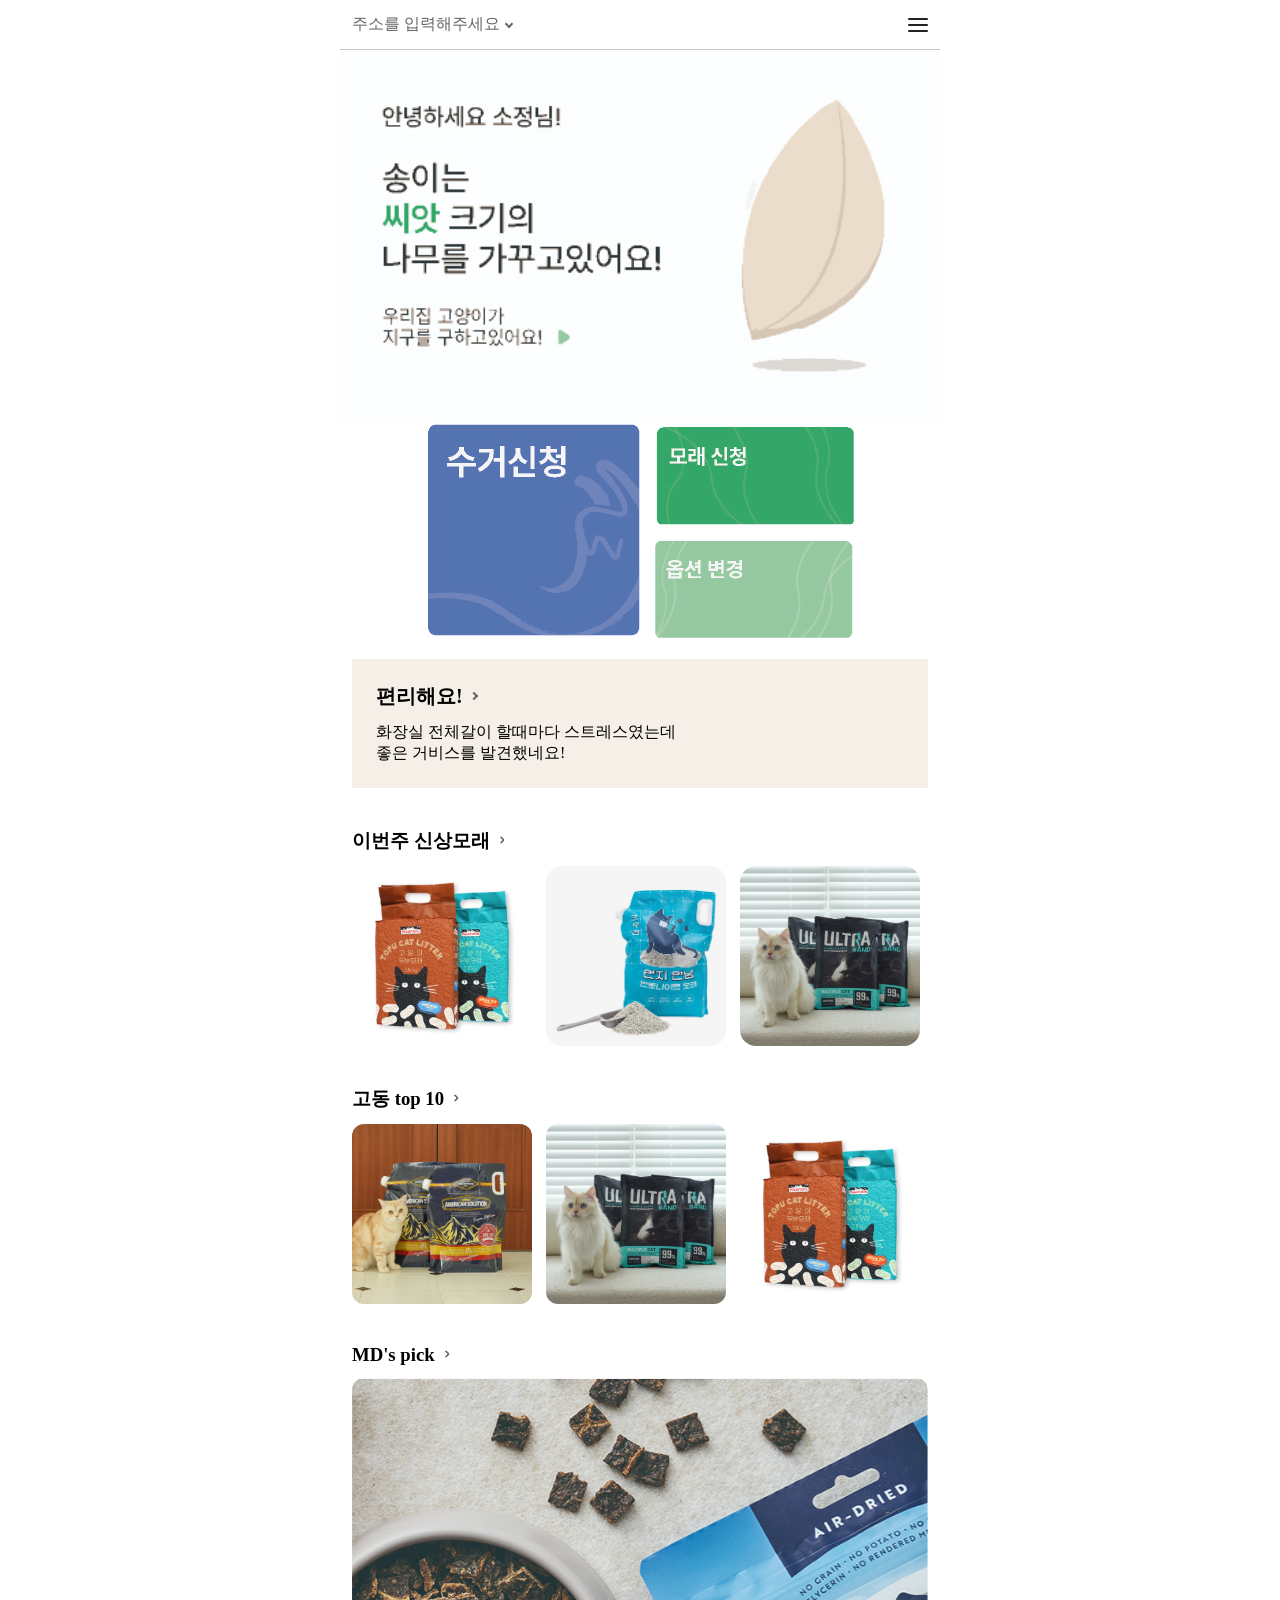
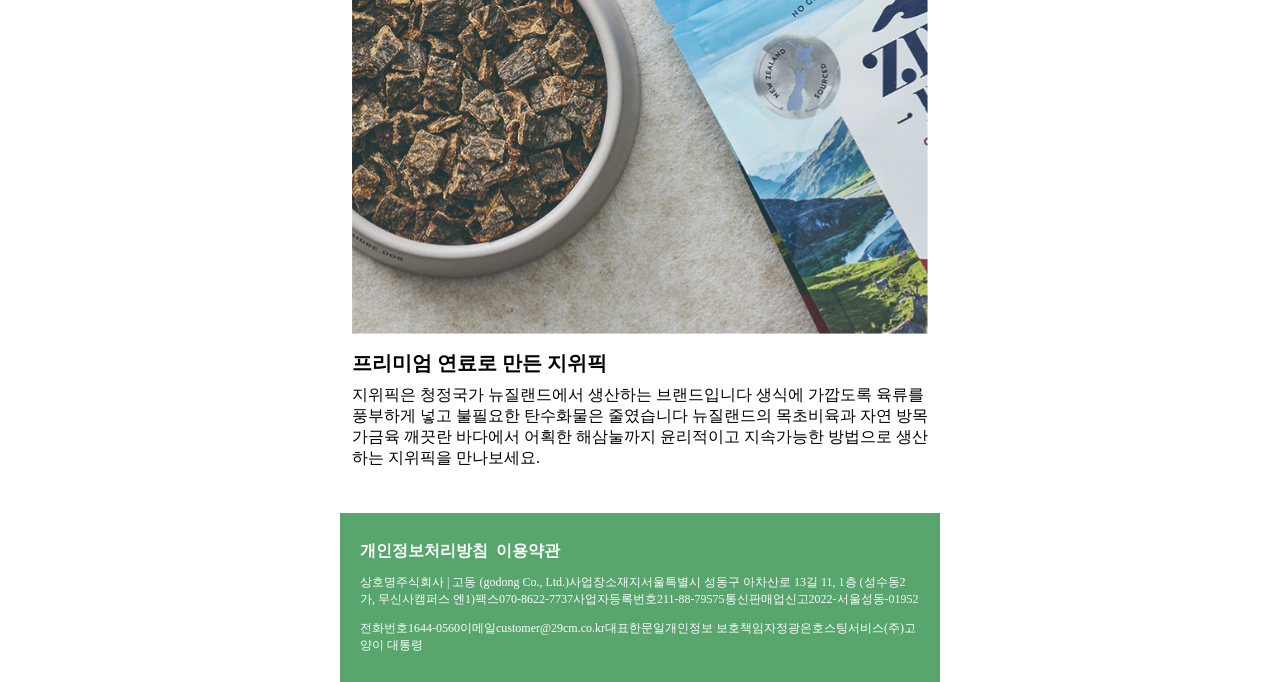
<file: index.html>
<!DOCTYPE html>
<html lang="en">
<head>
    <meta charset="UTF-8">
    <meta name="viewport" content="width=device-width, initial-scale=1.0">
    <title>Document</title>
    <link rel="stylesheet" href="/style/reaset.css">
    <link rel="stylesheet" href="/style/mobile.css">
    <link rel="stylesheet" href="https://cdn.jsdelivr.net/npm/swiper@11/swiper-bundle.min.css"/>
    <script src="https://cdn.jsdelivr.net/npm/swiper@11/swiper-bundle.min.js"></script>
</head>
<body>
    <div id="wrapper">
        <header>
            <div class="adress">
                <button>
                    <span>주소를 입력해주세요</span>
                </button>
            </div>
            
            <div class="nav-opn">
                <button>
                    <span>open</span>
                </button>
            </div>

        </header>
        <div class="bn">
            <a href="">
                <img src="/img/bn_1.jpg" alt="">
            </a>
        </div>
        <div class="tab">
            <div class="wrap">
                <button><img src="/img/btn-01.jpg" alt=""></button>
                <div class="inner">
                    <button><img src="/img/btn-02.jpg" alt=""></button>
                    <button><img src="/img/btn-03.jpg" alt=""></button>
                </div>
            </div>
        </div>
        <div class="revw">
            <div class="wrap">
                <p class="hd">편리해요!</p>
                <p class="text">화장실 전체갈이 할때마다 스트레스였는데<br>좋은 거비스를 발견했네요!</p>
            </div>
        </div>
        <div class="nr">
            <div class="wrap">
                <h3><a href="#">이번주 신상모래</a></h3>
                <div class="inner">
                    <div class="item"><a href=""><img src="/img/item01.jpg" alt=""></a></div>
                    <div class="item"><a href=""><img src="/img/item02.jpg" alt=""></a></div>
                    <div class="item"><a href=""><img src="/img/item03.jpg" alt=""></a></div>
                    <div class="item"><a href=""><img src="/img/item04.jpg" alt=""></a></div>
                </div>
            </div>            
        </div>
        <div class="top">
            <div class="wrap">
                <h3><a href="#">고동 top 10</a></h3>
                <div class="inner">
                    <div class="item"><a href=""><img src="/img/item04.jpg" alt=""></a></div>
                    <div class="item"><a href=""><img src="/img/item03.jpg" alt=""></a></div>
                    <div class="item"><a href=""><img src="/img/item01.jpg" alt=""></a></div>
                    <div class="item"><a href=""><img src="/img/item02.jpg" alt=""></a></div>
                </div>
            </div>            
        </div>

        <div class="md">
            <h3><a href="#">MD's pick</a></h3>
            <div class="swiper md-swiper">
                <div class="swiper-wrapper">
                    <div class="swiper-slide">
                        <div class="con">
                            <a href="">
                                <img src="/img/promo01.jpg" alt="">
                                <h4>프리미엄 연료로 만든 지위픽</h4>
                                <p> 지위픽은 청정국가 뉴질랜드에서 생산하는 브랜드입니다 생식에 가깝도록
                                    육류를 풍부하게 넣고 불필요한 탄수화물은 줄였습니다 뉴질랜드의 목초비육과
                                    자연 방목가금육 깨끗란 바다에서 어획한 해삼눌까지
                                    윤리적이고 지속가능한 방법으로 생산하는 지위픽을 만나보세요.
                                </p>
                            </a>
                        </div>
                   </div>
                    <div class="swiper-slide">
                        <div class="con">
                            <a href="">
                                <img src="/img/item03.jpg" alt="">
                                <h4>먼지 없는 쾌적함, 울트라 샌드</h4>
                                <p> 지위픽은 청정국가 뉴질랜드에서 생산하는 브랜드입니다 생식에 가깝도록
                                    육류를 풍부하게 넣고 불필요한 탄수화물은 줄였습니다 뉴질랜드의 목초비육과
                                    자연 방목가금육 깨끗란 바다에서 어획한 해삼눌까지
                                    윤리적이고 지속가능한 방법으로 생산하는 지위픽을 만나보세요.
                                </p>
                            </a>
                        </div>
                   </div>
                    <div class="swiper-slide">
                        <div class="con">
                            <a href="">
                                <img src="/img/item04.jpeg" alt="">
                                <h4>예민한 주인님을 위한 프리미엄 모래</h4>
                                <p> 지위픽은 청정국가 뉴질랜드에서 생산하는 브랜드입니다 생식에 가깝도록
                                    육류를 풍부하게 넣고 불필요한 탄수화물은 줄였습니다 뉴질랜드의 목초비육과
                                    자연 방목가금육 깨끗란 바다에서 어획한 해삼눌까지
                                    윤리적이고 지속가능한 방법으로 생산하는 지위픽을 만나보세요.
                                </p>
                            </a>
                        </div>
                   </div>
                </div>
            </div>
        </div>
        <footer>
            <div class="wrap">
                <div class="fot-top">
                    <div class="list">개인정보처리방침</div>
                    <div class="list">이용약관</div>
                </div>
                <div class="bottum">
                    <div class="ad">상호명주식회사 | 고동 (godong Co., Ltd.)사업장소재지서울특별시 성동구 아차산로 13길 11, 1층 (성수동2가, 무신사캠퍼스 엔1)팩스070-8622-7737사업자등록번호211-88-79575통신판매업신고2022-서울성동-01952</div>
                    <div class="ad">전화번호1644-0560이메일customer@29cm.co.kr대표한문일개인정보 보호책임자정광은호스팅서비스(주)고양이 대통령</div>
                </div>
            </div>
        </footer>
    </div>

    <script>
        const mdSlider = new Swiper(".md-swiper", {
            spaceBetween: 20,
            pagination: {
            el: ".swiper-pagination",
            //커스텀 한 거 쓰고싶으면 버튼 만들어서 클래스를 넣어주기만 하면됨
            },
        });
        mdSlider.on("slideChange", function() {
            console.log(myFirstSlider.activeIndex);
        }); 
    </script>
</body>
</html>
</file>
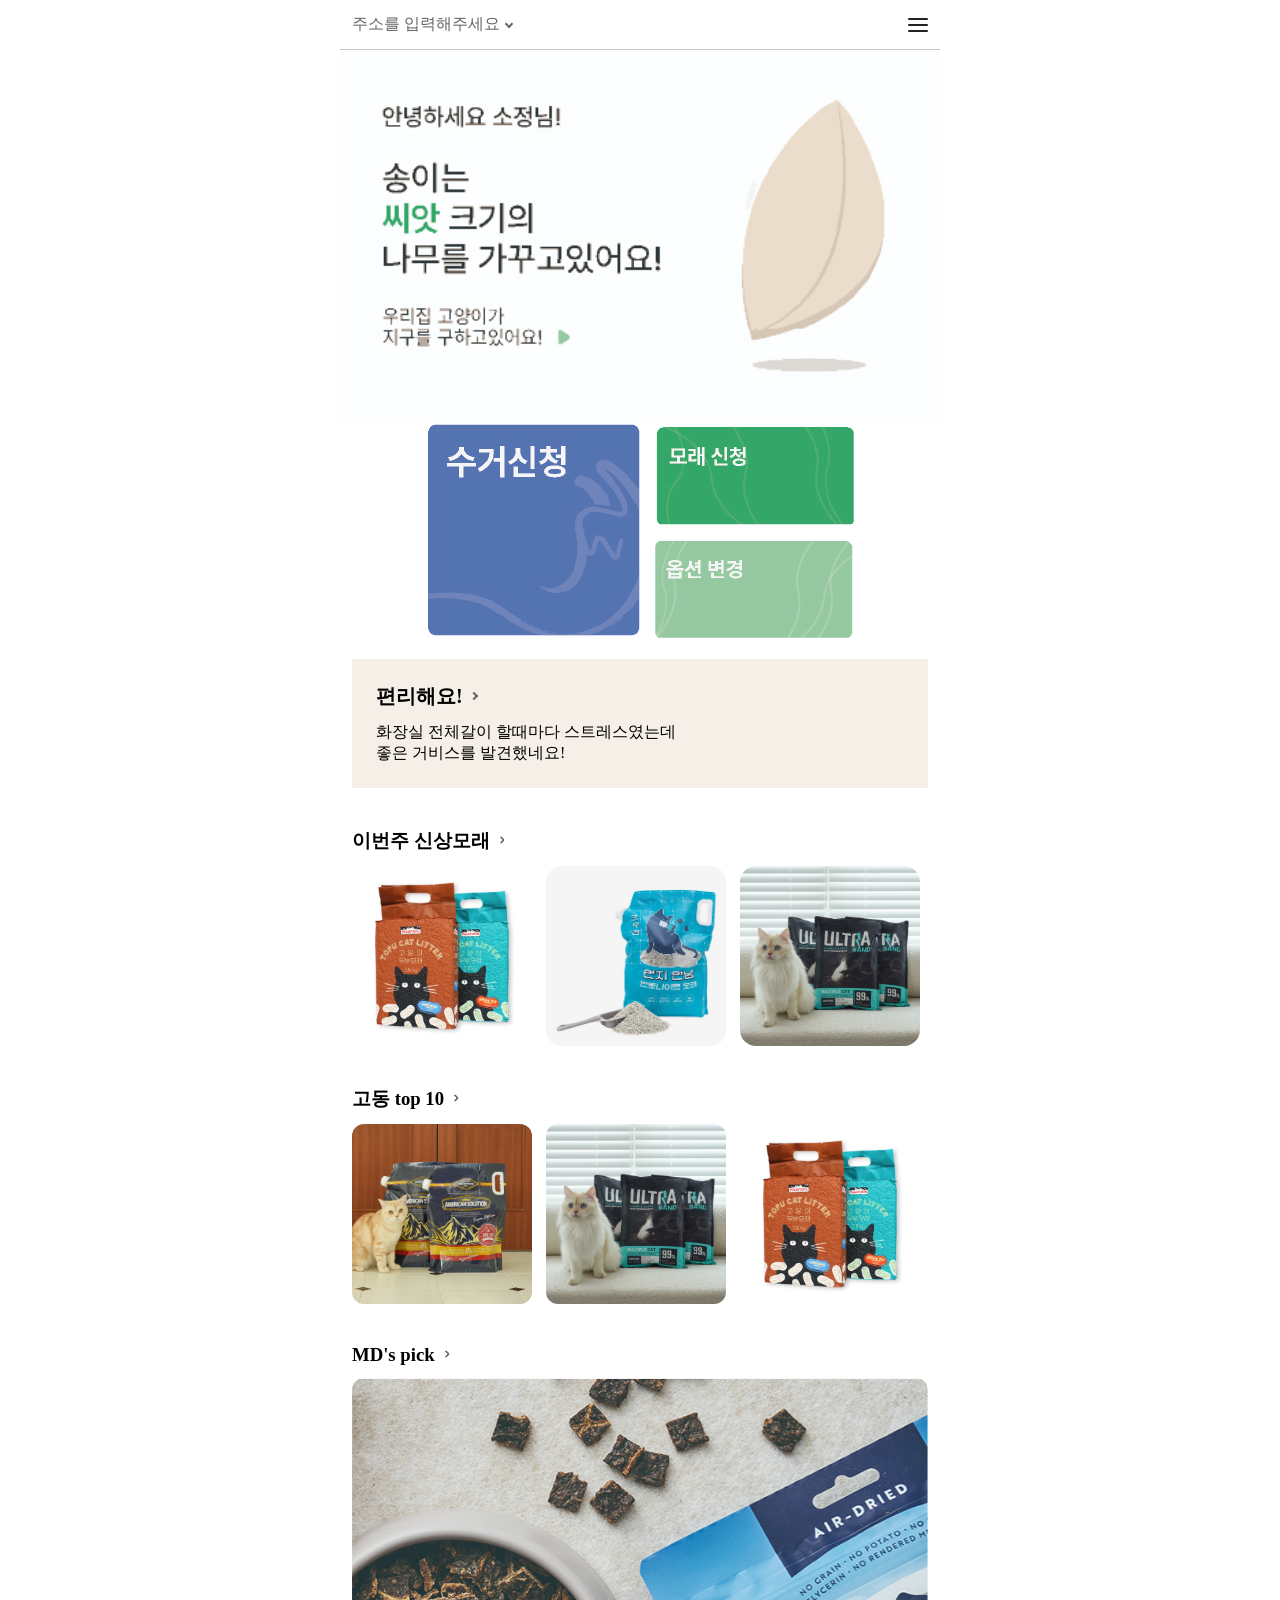
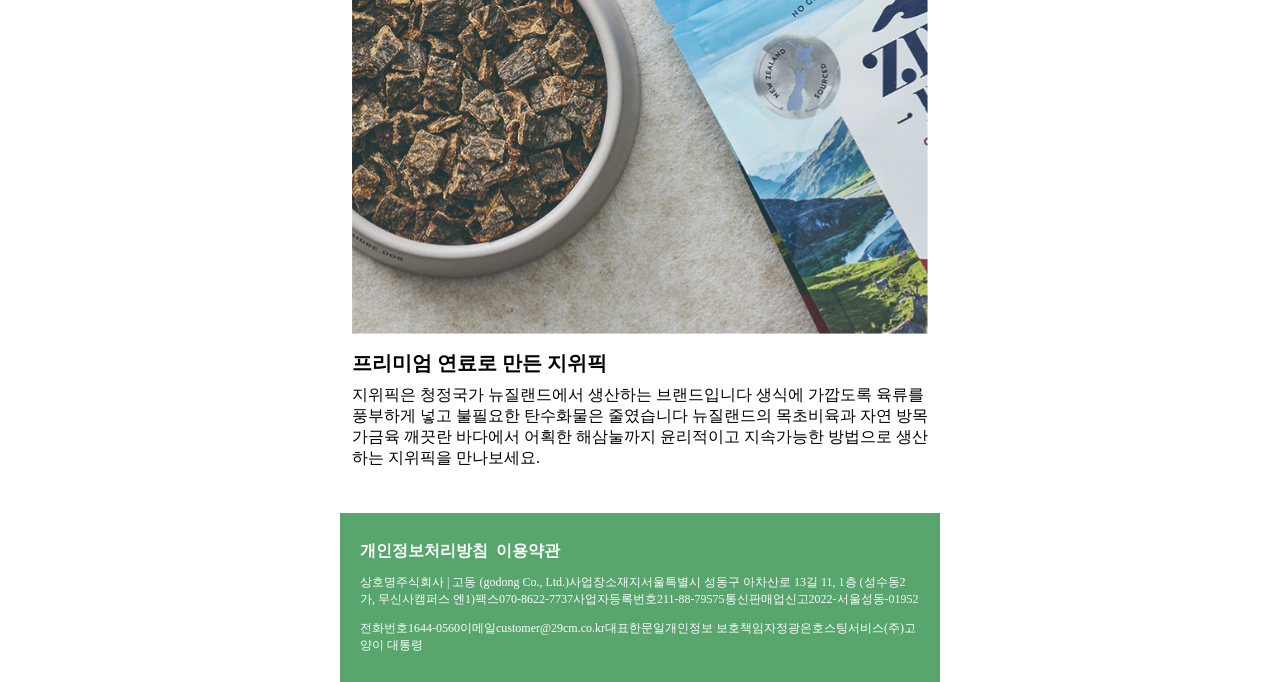
<file: index/index.html>
<!DOCTYPE html>
<html lang="en">
<head>
    <meta charset="UTF-8">
    <meta name="viewport" content="width=device-width, initial-scale=1.0">
    <title>Document</title>
    <link rel="stylesheet" href="/style/mobile.css">
    <link rel="stylesheet" href="/style/reaset.css">
    <link rel="stylesheet" href="https://cdn.jsdelivr.net/npm/swiper@11/swiper-bundle.min.css"/>
    <script src="https://cdn.jsdelivr.net/npm/swiper@11/swiper-bundle.min.js"></script>
</head>
<body>
    <div id="wrapper">
        <header>
            <div class="adress">
                <button>
                    <span>주소를 입력해주세요</span>
                </button>
            </div>
            
            <div class="nav-opn">
                <button>
                    <span>open</span>
                </button>
            </div>

        </header>
        <div class="bn">
            <a href="">
                <img src="/img/bn_1.jpg" alt="">
            </a>
        </div>
        <div class="tab">
            <div class="wrap">
                <button><img src="/img/btn-01.jpg" alt=""></button>
                <div class="inner">
                    <button><img src="/img/btn-02.jpg" alt=""></button>
                    <button><img src="/img/btn-03.jpg" alt=""></button>
                </div>
            </div>
        </div>
        <div class="revw">
            <div class="wrap">
                <p class="hd">편리해요!</p>
                <p class="text">화장실 전체갈이 할때마다 스트레스였는데<br>좋은 거비스를 발견했네요!</p>
            </div>
        </div>
        <div class="nr">
            <div class="wrap">
                <h3><a href="#">이번주 신상모래</a></h3>
                <div class="inner">
                    <div class="item"><a href=""><img src="/img/item01.jpg" alt=""></a></div>
                    <div class="item"><a href=""><img src="/img/item02.jpg" alt=""></a></div>
                    <div class="item"><a href=""><img src="/img/item03.jpg" alt=""></a></div>
                    <div class="item"><a href=""><img src="/img/item04.jpg" alt=""></a></div>
                </div>
            </div>            
        </div>
        <div class="top">
            <div class="wrap">
                <h3><a href="#">고동 top 10</a></h3>
                <div class="inner">
                    <div class="item"><a href=""><img src="/img/item04.jpg" alt=""></a></div>
                    <div class="item"><a href=""><img src="/img/item03.jpg" alt=""></a></div>
                    <div class="item"><a href=""><img src="/img/item01.jpg" alt=""></a></div>
                    <div class="item"><a href=""><img src="/img/item02.jpg" alt=""></a></div>
                </div>
            </div>            
        </div>

        <div class="md">
            <h3><a href="#">MD's pick</a></h3>
            <div class="swiper md-swiper">
                <div class="swiper-wrapper">
                    <div class="swiper-slide">
                        <div class="con">
                            <a href="">
                                <img src="/img/promo01.jpg" alt="">
                                <h4>프리미엄 연료로 만든 지위픽</h4>
                                <p> 지위픽은 청정국가 뉴질랜드에서 생산하는 브랜드입니다 생식에 가깝도록
                                    육류를 풍부하게 넣고 불필요한 탄수화물은 줄였습니다 뉴질랜드의 목초비육과
                                    자연 방목가금육 깨끗란 바다에서 어획한 해삼눌까지
                                    윤리적이고 지속가능한 방법으로 생산하는 지위픽을 만나보세요.
                                </p>
                            </a>
                        </div>
                   </div>
                    <div class="swiper-slide">
                        <div class="con">
                            <a href="">
                                <img src="/img/item03.jpg" alt="">
                                <h4>먼지 없는 쾌적함, 울트라 샌드</h4>
                                <p> 지위픽은 청정국가 뉴질랜드에서 생산하는 브랜드입니다 생식에 가깝도록
                                    육류를 풍부하게 넣고 불필요한 탄수화물은 줄였습니다 뉴질랜드의 목초비육과
                                    자연 방목가금육 깨끗란 바다에서 어획한 해삼눌까지
                                    윤리적이고 지속가능한 방법으로 생산하는 지위픽을 만나보세요.
                                </p>
                            </a>
                        </div>
                   </div>
                    <div class="swiper-slide">
                        <div class="con">
                            <a href="">
                                <img src="/img/item04.jpeg" alt="">
                                <h4>예민한 주인님을 위한 프리미엄 모래</h4>
                                <p> 지위픽은 청정국가 뉴질랜드에서 생산하는 브랜드입니다 생식에 가깝도록
                                    육류를 풍부하게 넣고 불필요한 탄수화물은 줄였습니다 뉴질랜드의 목초비육과
                                    자연 방목가금육 깨끗란 바다에서 어획한 해삼눌까지
                                    윤리적이고 지속가능한 방법으로 생산하는 지위픽을 만나보세요.
                                </p>
                            </a>
                        </div>
                   </div>
                </div>
            </div>
        </div>
        <footer>
            <div class="wrap">
                <div class="fot-top">
                    <div class="list">개인정보처리방침</div>
                    <div class="list">이용약관</div>
                </div>
                <div class="bottum">
                    <div class="ad">상호명주식회사 | 고동 (godong Co., Ltd.)사업장소재지서울특별시 성동구 아차산로 13길 11, 1층 (성수동2가, 무신사캠퍼스 엔1)팩스070-8622-7737사업자등록번호211-88-79575통신판매업신고2022-서울성동-01952</div>
                    <div class="ad">전화번호1644-0560이메일customer@29cm.co.kr대표한문일개인정보 보호책임자정광은호스팅서비스(주)고양이 대통령</div>
                </div>
            </div>
        </footer>
    </div>

    <script>
        const mdSlider = new Swiper(".md-swiper", {
            spaceBetween: 20,
            pagination: {
            el: ".swiper-pagination",
            //커스텀 한 거 쓰고싶으면 버튼 만들어서 클래스를 넣어주기만 하면됨
            },
        });
        mdSlider.on("slideChange", function() {
            console.log(myFirstSlider.activeIndex);
        }); 
    </script>
</body>
</html>
</file>
<file: style/reaset.css>
*{
    margin: 0;
    padding: 0;
    box-sizing: border-box;
    background-repeat: no-repeat;
}
 ul, ol{
    list-style: none;
 }  

 *::after *::before{box-sizing: border-box; display: block;}
 a{
    text-decoration: none;
    color: inherit
 }

*::-webkit-scrollbar{
   display: none;
 }

 a,img{
   display: block;
 }

 button,input,select,option{
    border-radius: 0; 
    border: 0px;
    background-color: rgba(0,0,0,0);
    display: block;
 }

 #wrapper{
    min-width: 300px;
    max-width: 600px;
    overflow: hidden;
    margin: 0 auto;

}
h3{
   display: flex;
   align-items: center;
   gap: 8px;
}
h3::after{
    content: '';
    display: block;
    width: 4px;
    height: 4px;
    border-top: 2px solid #666 ;
    border-right: 2px solid #666 ;
    transform: rotate(45deg);
    font-size: 0;
    margin-bottom: 2px;
    border-radius: 2px;
}
</file>
<file: style/mobile.css>
header{
    height: 50px;
    padding: 12px;
    border-bottom:1px solid #c6c6c6;
    display: flex;
    align-items: center;
    justify-content: space-between;
}
header .nav-opn button{
    display: flex;
    flex-direction: column;
    justify-content: center;
    align-items: center;
    gap: 4px;
}
header .nav-opn button::before{
    content: '';   
    display: block;
    width: 20px;
    height: 2px;
    border-radius: 122px;
    background-color: #222;

}
header .nav-opn button::after{
    content: '';
    display: block;
    width: 20px;
    height: 2px;
    border-radius: 122px;
    background-color: #222;

}
header .nav-opn button span{
    font-size: 0;
    display: block;
    width: 20px;
    height: 2px;
    border-radius: 122px;
    background-color: #222;
}
header .adress button{
    padding: 20px 0;
    display: flex;
    align-items: center;
    gap: 6px;
}
header .adress button::after{
    content: '';
    display: block;
    width: 4px;
    height: 4px;
    border-top: 2px solid #666 ;
    border-right: 2px solid #666 ;
    transform: rotate(135deg);
    font-size: 0;
    margin-bottom: 2px;
}
header .adress button span{
    color: #666;
    font-size: 16px;
}
.bn{}
.bn a{}
.bn a img{
    width: 100%;
}

.tab{
    margin: 0px 12px;
}
.tab .wrap{
    display: flex;
    align-items: center;
    justify-content: center;
    gap: 14px;
}
.tab .wrap .inner{
    display: flex;
    gap: 14px;
    flex-direction: column;
    justify-content: space-between;
    align-items: center;
}
.tab .wrap button img{width: 100%;}

.revw{
    padding: 20px 12px;
    
}
.revw .wrap{
    background-color: #f5efe7;
    padding: 24px;
}
.revw .hd::after{
    content: '';
    display: block;
    width: 4px;
    height: 4px;
    border-top: 2px solid #666 ;
    border-right: 2px solid #666 ;
    transform: rotate(45deg);
    font-size: 0;
    margin-bottom: 2px;
}
.revw .hd{
    display: flex;
    align-items: center;
    gap: 8px;
    padding-bottom: 12px;
    font-size: 20px;
    font-weight: 700;
}

.nr{
    padding: 20px 12px;
}
.nr .wrap{}
.nr .wrap h3{
    padding-bottom: 12px;
}
.nr .wrap .inner{
    overflow: scroll visible;
    display: flex;
    justify-content: space-between;
    gap: 14px;
}
.nr .wrap .inner .item{}
.nr .wrap .inner .item a{
    width: max-content;
}
.nr .wrap .inner .item a img{
    width: 180px;
    border-radius: 16px;
}
.top{
    padding: 20px 12px;
}
.top .wrap{}
.top .wrap h3{
    padding-bottom: 12px;
}
.top .wrap .inner{
    overflow: scroll visible;
    display: flex;
    justify-content: space-between;
    gap: 14px;
}
.top .wrap .inner .item{}
.top .wrap .inner .item a{
    width: max-content;
}
.top .wrap .inner .item a img{
    width: 180px;
    border-radius: 12px;
}

.md{
    padding: 20px 12px;
}
.md h3{
    padding-bottom: 12px;
}
.md .md-swiper{}
.md .md-swiper .swiper-wrapper{}
.md .md-swiper .swiper-slide .con{}
.md .md-swiper .swiper-slide .con a{}
.md .md-swiper .swiper-slide .con a img{
    width: 100%;
    border-radius: 12px;
    padding-bottom: 12px ;
}
.md .md-swiper .swiper-slide .con a h4{
    padding: 12px 0;
    font-size: 20px;
    padding: 4px 0px;

}
.md .md-swiper .swiper-slide .con a p{
    padding: 4px 0;
}

footer{
    background-color:#58a56e;
}
footer .wrap{
    padding: 28px 20px;
    display: flex;
    flex-direction: column;
    justify-content: center;
    gap: 12px;
    color: #fff;
}
footer .wrap .fot-top{
    display: flex;
    gap: 8px;
    font-size: 16px;
    font-weight: 600;
}
footer .wrap .top .list{}
footer .wrap .bottum{
    display: flex;
    flex-direction: column;
    justify-content: center;
    gap: 12px;
    font-size: 12px;
    font-weight: 100;
}
footer .wrap .bottum .ad{}
</file>
